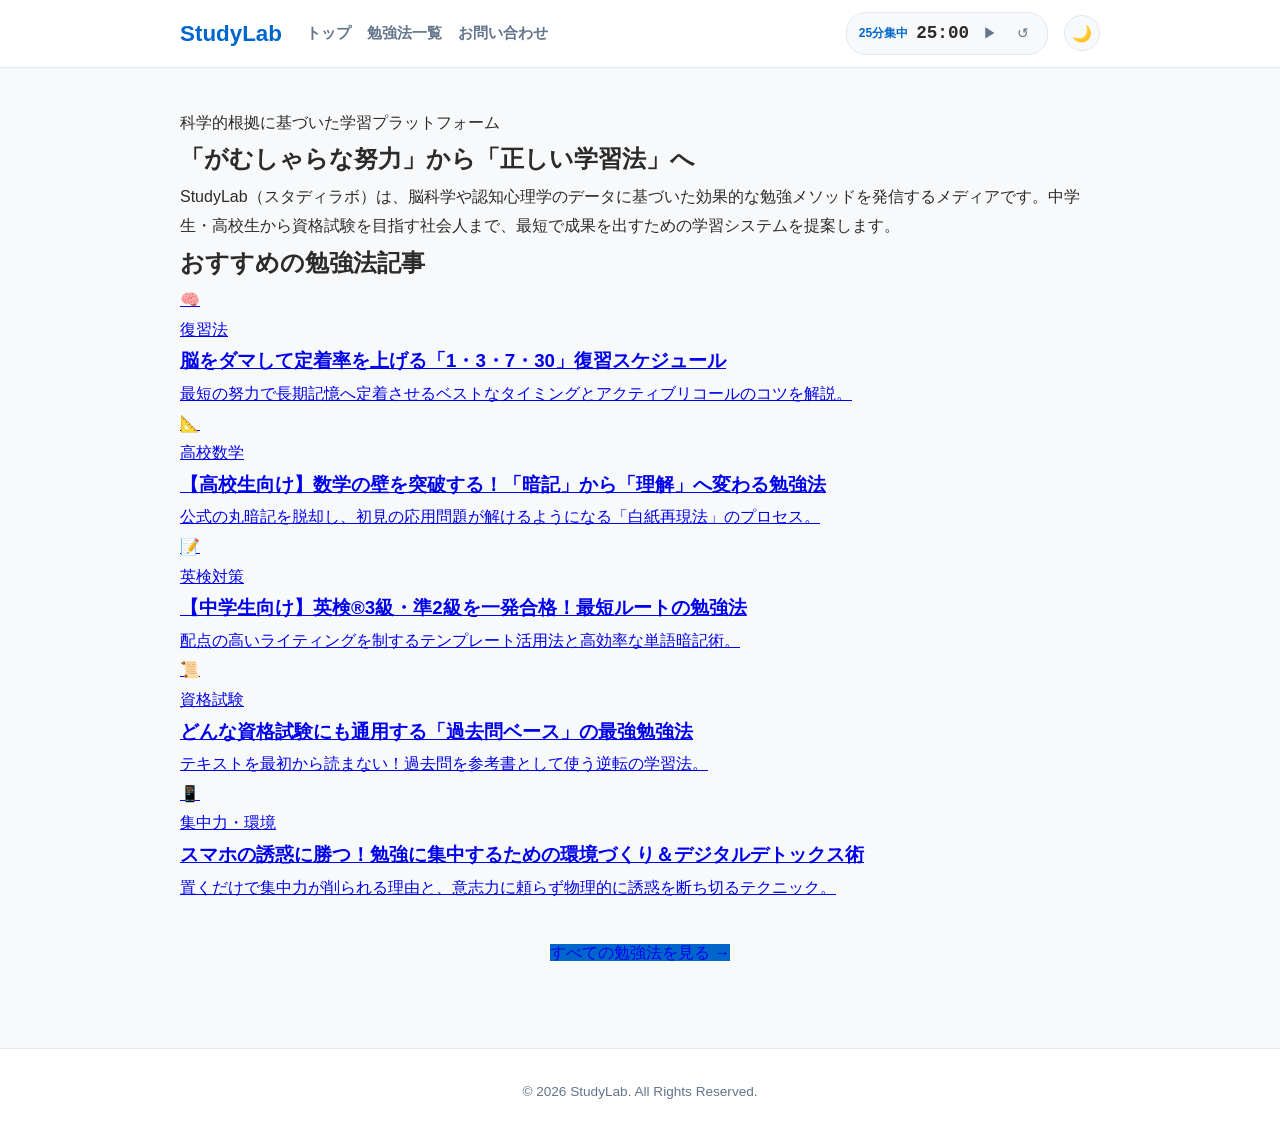
<file: index.html>
<!DOCTYPE html>
<html lang="ja">
<head>
  <meta charset="UTF-8">
  <meta name="viewport" content="width=device-width, initial-scale=1.0">
  <title>StudyLab | 科学的アプローチで学ぶ勉強法ポータル</title>
  <link rel="stylesheet" href="style.css">
</head>
<body>
  <div id="progress-bar"></div>

  <!-- ヘッダー（タイマー & ダークモード切替） -->
  <header class="site-header">
    <div class="container header-container">
      <div class="header-left">
        <a href="index.html" class="logo">StudyLab</a>
        <nav class="nav-menu">
          <ul>
            <li><a href="index.html">トップ</a></li>
            <li><a href="articles/list.html">勉強法一覧</a></li>
            <li><a href="#" onclick="alert('お問い合わせページ（準備中）'); return false;">お問い合わせ</a></li>
          </ul>
        </nav>
      </div>

      <div class="header-tools">
        <!-- ヘッダー内ポモドーロタイマー -->
        <div class="header-timer">
          <span id="timer-status-badge" class="timer-badge">25分集中</span>
          <span id="timer-display" class="timer-digits">25:00</span>
          <button id="timer-start-btn" class="timer-btn primary">▶</button>
          <button id="timer-reset-btn" class="timer-btn secondary">↺</button>
        </div>
        <!-- ダークモード切替ボタン -->
        <button id="theme-toggle" class="theme-toggle-btn" aria-label="テーマ切り替え">🌙</button>
      </div>
    </div>
  </header>

  <!-- メインコンテンツ -->
  <main class="main-content">
    <div class="container">
      
      <!-- サイト紹介ヒーローセクション -->
      <section class="hero-section">
        <span class="category">科学的根拠に基づいた学習プラットフォーム</span>
        <h1 class="hero-title">「がむしゃらな努力」から「正しい学習法」へ</h1>
        <p class="hero-description">
          StudyLab（スタディラボ）は、脳科学や認知心理学のデータに基づいた効果的な勉強メソッドを発信するメディアです。中学生・高校生から資格試験を目指す社会人まで、最短で成果を出すための学習システムを提案します。
        </p>
      </section>

      <!-- おすすめ記事セクション（1行2列 ＆ アイキャッチ付き） -->
      <section class="featured-section">
        <h2 class="section-heading">おすすめの勉強法記事</h2>
        
        <div class="related-grid">
          
          <a href="articles/post1.html" class="related-card">
            <div class="card-thumbnail thumb-blue">🧠</div>
            <div class="card-content">
              <div class="related-tag">復習法</div>
              <h3 class="related-card-title">脳をダマして定着率を上げる「1・3・7・30」復習スケジュール</h3>
              <p class="related-card-snippet">最短の努力で長期記憶へ定着させるベストなタイミングとアクティブリコールのコツを解説。</p>
            </div>
          </a>

          <a href="articles/post2.html" class="related-card">
            <div class="card-thumbnail thumb-green">📐</div>
            <div class="card-content">
              <div class="related-tag">高校数学</div>
              <h3 class="related-card-title">【高校生向け】数学の壁を突破する！「暗記」から「理解」へ変わる勉強法</h3>
              <p class="related-card-snippet">公式の丸暗記を脱却し、初見の応用問題が解けるようになる「白紙再現法」のプロセス。</p>
            </div>
          </a>

          <a href="articles/post3.html" class="related-card">
            <div class="card-thumbnail thumb-purple">📝</div>
            <div class="card-content">
              <div class="related-tag">英検対策</div>
              <h3 class="related-card-title">【中学生向け】英検®3級・準2級を一発合格！最短ルートの勉強法</h3>
              <p class="related-card-snippet">配点の高いライティングを制するテンプレート活用法と高効率な単語暗記術。</p>
            </div>
          </a>

          <a href="articles/post4.html" class="related-card">
            <div class="card-thumbnail thumb-orange">📜</div>
            <div class="card-content">
              <div class="related-tag">資格試験</div>
              <h3 class="related-card-title">どんな資格試験にも通用する「過去問ベース」の最強勉強法</h3>
              <p class="related-card-snippet">テキストを最初から読まない！過去問を参考書として使う逆転の学習法。</p>
            </div>
          </a>

          <a href="articles/post5.html" class="related-card">
            <div class="card-thumbnail thumb-red">📱</div>
            <div class="card-content">
              <div class="related-tag">集中力・環境</div>
              <h3 class="related-card-title">スマホの誘惑に勝つ！勉強に集中するための環境づくり＆デジタルデトックス術</h3>
              <p class="related-card-snippet">置くだけで集中力が削られる理由と、意志力に頼らず物理的に誘惑を断ち切るテクニック。</p>
            </div>
          </a>

        </div>

        <div style="text-align: center; margin-top: 36px;">
          <a href="articles/list.html" class="sns-btn" style="background-color: #0066cc; text-decoration: none;">すべての勉強法を見る →</a>
        </div>
      </section>

    </div>
  </main>

  <footer class="site-footer">
    <p>&copy; 2026 StudyLab. All Rights Reserved.</p>
  </footer>

  <script src="script.js"></script>
</body>
</html>
</file>
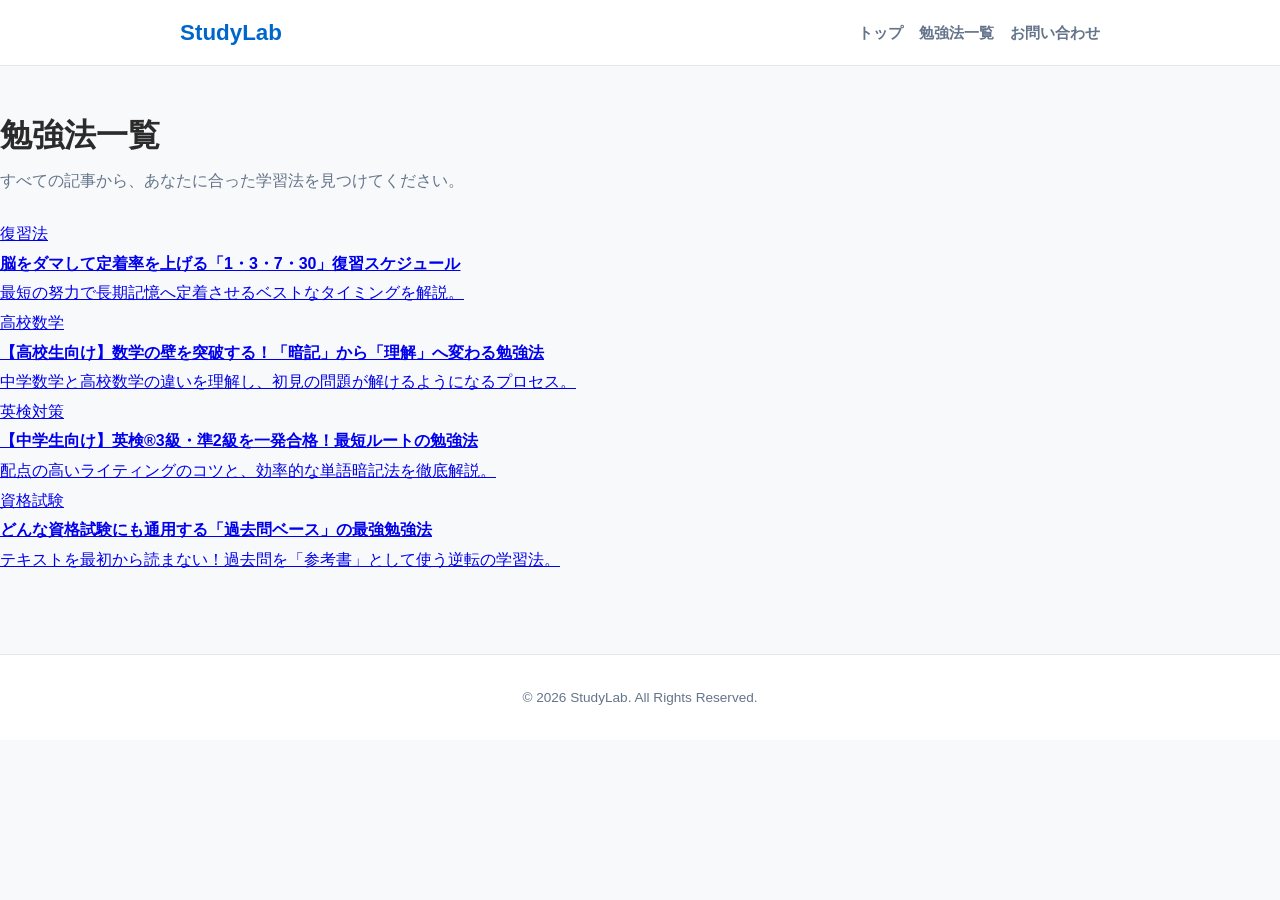
<file: list.html>
<!DOCTYPE html>
<html lang="ja">
<head>
  <meta charset="UTF-8">
  <meta name="viewport" content="width=device-width, initial-scale=1.0">
  <title>勉強法一覧 | StudyLab</title>
  <link rel="stylesheet" href="style.css">
</head>
<body>
  <div id="progress-bar"></div>

  <header class="site-header">
    <div class="container header-container">
      <a href="index.html" class="logo">StudyLab</a>
      <nav class="nav-menu">
        <ul>
          <li><a href="index.html">トップ</a></li>
          <!-- リンク先を list.html に変更 -->
          <li><a href="list.html">勉強法一覧</a></li>
          <li><a href="#" onclick="alert('お問い合わせページ（準備中）'); return false;">お問い合わせ</a></li>
        </ul>
      </nav>
    </div>
  </header>

  <main class="main-content">
    <div class="article-container">
      <header class="article-header">
        <h1 class="article-title">勉強法一覧</h1>
        <p style="color: #64748b; margin-bottom: 24px;">すべての記事から、あなたに合った学習法を見つけてください。</p>
      </header>

      <!-- 記事カードを並べる枠 -->
      <section class="related-posts" style="margin-top: 0; padding-top: 0; border-top: none;">
        <div class="related-grid">
          
          <a href="post1.html" class="related-card">
            <div class="related-tag">復習法</div>
            <h4 class="related-card-title">脳をダマして定着率を上げる「1・3・7・30」復習スケジュール</h4>
            <p class="related-card-snippet">最短の努力で長期記憶へ定着させるベストなタイミングを解説。</p>
          </a>

          <a href="post2.html" class="related-card">
            <div class="related-tag">高校数学</div>
            <h4 class="related-card-title">【高校生向け】数学の壁を突破する！「暗記」から「理解」へ変わる勉強法</h4>
            <p class="related-card-snippet">中学数学と高校数学の違いを理解し、初見の問題が解けるようになるプロセス。</p>
          </a>

          <a href="post3.html" class="related-card">
            <div class="related-tag">英検対策</div>
            <h4 class="related-card-title">【中学生向け】英検®3級・準2級を一発合格！最短ルートの勉強法</h4>
            <p class="related-card-snippet">配点の高いライティングのコツと、効率的な単語暗記法を徹底解説。</p>
          </a>

          <a href="post4.html" class="related-card">
            <div class="related-tag">資格試験</div>
            <h4 class="related-card-title">どんな資格試験にも通用する「過去問ベース」の最強勉強法</h4>
            <p class="related-card-snippet">テキストを最初から読まない！過去問を「参考書」として使う逆転の学習法。</p>
          </a>

        </div>
      </section>
    </div>
  </main>

  <footer class="site-footer">
    <p>&copy; 2026 StudyLab. All Rights Reserved.</p>
  </footer>

  <script>
    window.addEventListener('scroll', function() {
      const winScroll = document.body.scrollTop || document.documentElement.scrollTop;
      const height = document.documentElement.scrollHeight - document.documentElement.clientHeight;
      const scrolled = (winScroll / height) * 100;
      document.getElementById('progress-bar').style.width = scrolled + '%';
    });
  </script>
</body>
</html>
</file>
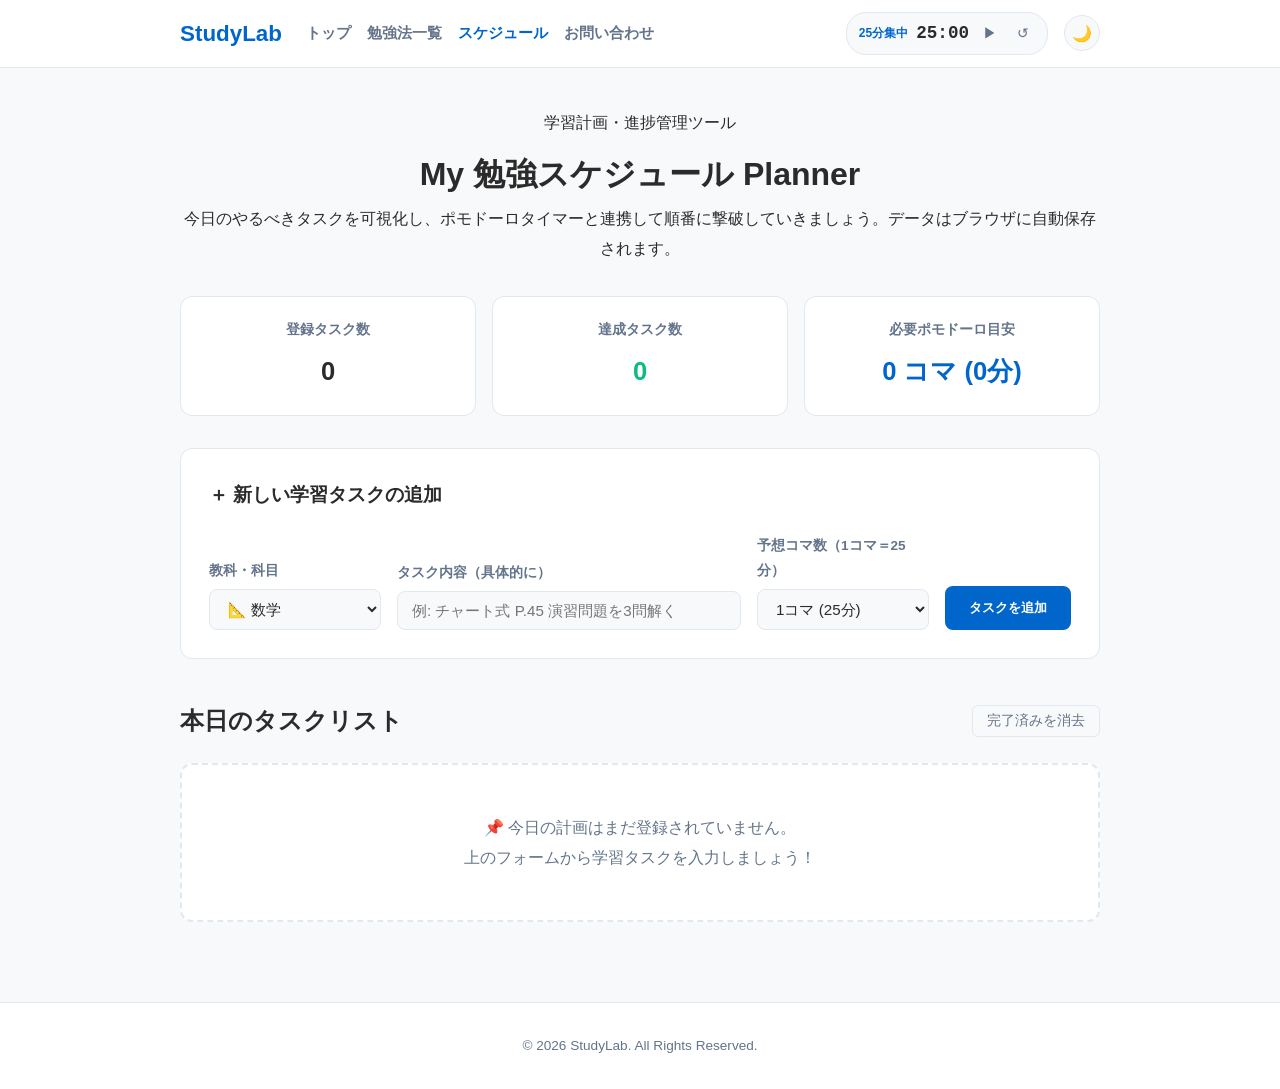
<file: schedule.html>
<!DOCTYPE html>
<html lang="ja">
<head>
  <meta charset="UTF-8">
  <meta name="viewport" content="width=device-width, initial-scale=1.0">
  <title>勉強スケジュール作成・管理 | StudyLab</title>
  <link rel="stylesheet" href="style.css">
</head>
<body>
  <div id="progress-bar"></div>

  <!-- ヘッダー -->
  <header class="site-header">
    <div class="container header-container">
      <div class="header-left">
        <a href="index.html" class="logo">StudyLab</a>
        <nav class="nav-menu">
          <ul>
            <li><a href="index.html">トップ</a></li>
            <li><a href="articles/list.html">勉強法一覧</a></li>
            <li><a href="schedule.html" class="active">スケジュール</a></li>
            <li><a href="#" onclick="alert('お問い合わせページ（準備中）'); return false;">お問い合わせ</a></li>
          </ul>
        </nav>
      </div>

      <div class="header-tools">
        <!-- ヘッダータイマー -->
        <div class="header-timer">
          <span id="timer-status-badge" class="timer-badge">25分集中</span>
          <span id="timer-display" class="timer-digits">25:00</span>
          <button id="timer-start-btn" class="timer-btn primary">▶</button>
          <button id="timer-reset-btn" class="timer-btn secondary">↺</button>
        </div>
        <!-- ナイトモード切替 -->
        <button id="theme-toggle" class="theme-toggle-btn" aria-label="テーマ切り替え">🌙</button>
      </div>
    </div>
  </header>

  <!-- メインコンテンツ -->
  <main class="main-content">
    <div class="container">
      
      <!-- ページ見出し -->
      <header class="schedule-page-header">
        <span class="category">学習計画・進捗管理ツール</span>
        <h1 class="hero-title" style="font-size: 2rem; margin-top: 8px;">My 勉強スケジュール Planner</h1>
        <p class="hero-description">
          今日のやるべきタスクを可視化し、ポモドーロタイマーと連携して順番に撃破していきましょう。データはブラウザに自動保存されます。
        </p>
      </header>

      <!-- サマリーダッシュボード -->
      <section class="dashboard-grid">
        <div class="dash-card">
          <span class="dash-label">登録タスク数</span>
          <span id="dash-total-count" class="dash-value">0</span>
        </div>
        <div class="dash-card">
          <span class="dash-label">達成タスク数</span>
          <span id="dash-completed-count" class="dash-value text-green">0</span>
        </div>
        <div class="dash-card">
          <span class="dash-label">必要ポモドーロ目安</span>
          <span id="dash-total-pomo" class="dash-value text-blue">0 コマ (0分)</span>
        </div>
      </section>

      <!-- タスク追加フォーム -->
      <section class="schedule-form-card">
        <h2 class="form-card-title">＋ 新しい学習タスクの追加</h2>
        <form id="schedule-form" class="schedule-form">
          <div class="form-group">
            <label for="task-subject">教科・科目</label>
            <select id="task-subject" required>
              <option value="数学">📐 数学</option>
              <option value="英語">📝 英語</option>
              <option value="国語">📖 国語</option>
              <option value="理科">🧪 理科</option>
              <option value="社会">🌍 社会</option>
              <option value="情報・プログラミング">💻 情報/コード</option>
              <option value="その他">💡 その他</option>
            </select>
          </div>

          <div class="form-group flex-2">
            <label for="task-title">タスク内容（具体的に）</label>
            <input type="text" id="task-title" placeholder="例: チャート式 P.45 演習問題を3問解く" required>
          </div>

          <div class="form-group">
            <label for="task-pomo">予想コマ数（1コマ＝25分）</label>
            <select id="task-pomo">
              <option value="1">1コマ (25分)</option>
              <option value="2">2コマ (50分)</option>
              <option value="3">3コマ (75分)</option>
              <option value="4">4コマ (100分)</option>
            </select>
          </div>

          <button type="submit" class="add-task-btn">タスクを追加</button>
        </form>
      </section>

      <!-- スケジュールタスク一覧 -->
      <section class="schedule-list-section">
        <div class="schedule-header-actions">
          <h2 class="section-heading" style="margin-bottom: 0;">本日のタスクリスト</h2>
          <button id="clear-completed-btn" class="clear-btn">完了済みを消去</button>
        </div>

        <div id="schedule-list" class="schedule-list">
          <!-- JavaScriptにより動的に挿入されます -->
        </div>
      </section>

    </div>
  </main>

  <footer class="site-footer">
    <p>&copy; 2026 StudyLab. All Rights Reserved.</p>
  </footer>

  <script src="script.js"></script>
</body>
</html>
</file>
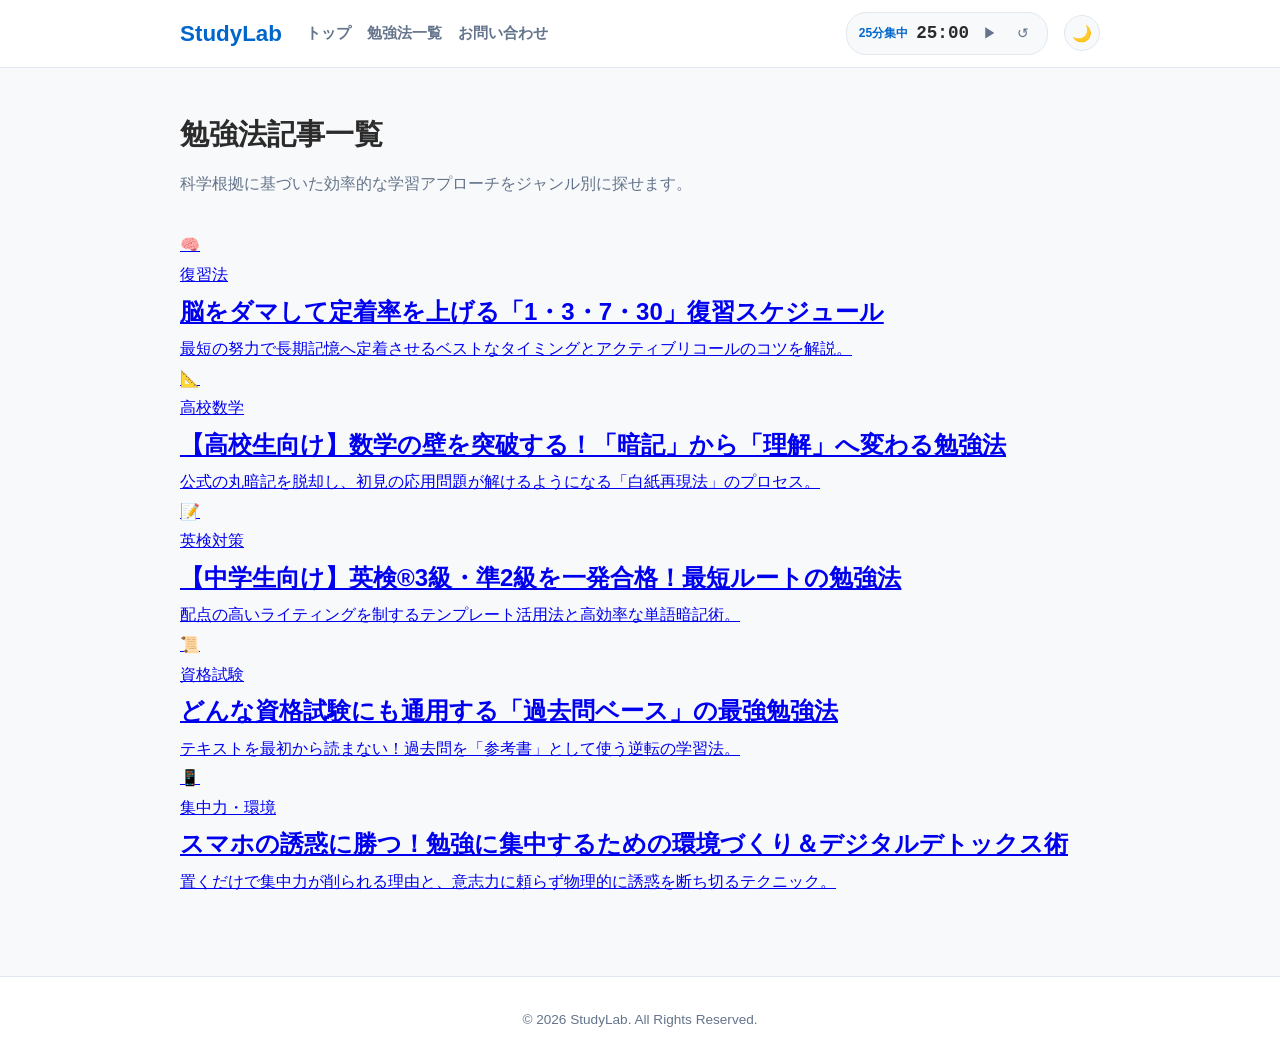
<file: articles/list.html>
<!DOCTYPE html>
<html lang="ja">
<head>
  <meta charset="UTF-8">
  <meta name="viewport" content="width=device-width, initial-scale=1.0">
  <title>記事一覧 | StudyLab</title>
  <link rel="stylesheet" href="../style.css">
</head>
<body>
  <div id="progress-bar"></div>

  <!-- ヘッダー -->
  <header class="site-header">
    <div class="container header-container">
      <div class="header-left">
        <a href="../index.html" class="logo">StudyLab</a>
        <nav class="nav-menu">
          <ul>
            <li><a href="../index.html">トップ</a></li>
            <li><a href="list.html">勉強法一覧</a></li>
            <li><a href="#" onclick="alert('お問い合わせページ（準備中）'); return false;">お問い合わせ</a></li>
          </ul>
        </nav>
      </div>

      <div class="header-tools">
        <div class="header-timer">
          <span id="timer-status-badge" class="timer-badge">25分集中</span>
          <span id="timer-display" class="timer-digits">25:00</span>
          <button id="timer-start-btn" class="timer-btn primary">▶</button>
          <button id="timer-reset-btn" class="timer-btn secondary">↺</button>
        </div>
        <button id="theme-toggle" class="theme-toggle-btn" aria-label="テーマ切り替え">🌙</button>
      </div>
    </div>
  </header>

  <!-- メインコンテンツ -->
  <main class="main-content">
    <div class="container">
      
      <header style="margin-bottom: 32px;">
        <h1 class="section-heading" style="font-size: 1.8rem; margin-bottom: 8px;">勉強法記事一覧</h1>
        <p style="color: var(--text-sub);">科学根拠に基づいた効率的な学習アプローチをジャンル別に探せます。</p>
      </header>

      <section class="related-posts" style="margin-top: 0; padding-top: 0; border-top: none;">
        <div class="related-grid">
          
          <a href="post1.html" class="related-card">
            <div class="card-thumbnail thumb-blue">🧠</div>
            <div class="card-content">
              <div class="related-tag">復習法</div>
              <h2 class="related-card-title">脳をダマして定着率を上げる「1・3・7・30」復習スケジュール</h2>
              <p class="related-card-snippet">最短の努力で長期記憶へ定着させるベストなタイミングとアクティブリコールのコツを解説。</p>
            </div>
          </a>

          <a href="post2.html" class="related-card">
            <div class="card-thumbnail thumb-green">📐</div>
            <div class="card-content">
              <div class="related-tag">高校数学</div>
              <h2 class="related-card-title">【高校生向け】数学の壁を突破する！「暗記」から「理解」へ変わる勉強法</h2>
              <p class="related-card-snippet">公式の丸暗記を脱却し、初見の応用問題が解けるようになる「白紙再現法」のプロセス。</p>
            </div>
          </a>

          <a href="post3.html" class="related-card">
            <div class="card-thumbnail thumb-purple">📝</div>
            <div class="card-content">
              <div class="related-tag">英検対策</div>
              <h2 class="related-card-title">【中学生向け】英検®3級・準2級を一発合格！最短ルートの勉強法</h2>
              <p class="related-card-snippet">配点の高いライティングを制するテンプレート活用法と高効率な単語暗記術。</p>
            </div>
          </a>

          <a href="post4.html" class="related-card">
            <div class="card-thumbnail thumb-orange">📜</div>
            <div class="card-content">
              <div class="related-tag">資格試験</div>
              <h2 class="related-card-title">どんな資格試験にも通用する「過去問ベース」の最強勉強法</h2>
              <p class="related-card-snippet">テキストを最初から読まない！過去問を「参考書」として使う逆転の学習法。</p>
            </div>
          </a>

          <a href="post5.html" class="related-card">
            <div class="card-thumbnail thumb-red">📱</div>
            <div class="card-content">
              <div class="related-tag">集中力・環境</div>
              <h2 class="related-card-title">スマホの誘惑に勝つ！勉強に集中するための環境づくり＆デジタルデトックス術</h2>
              <p class="related-card-snippet">置くだけで集中力が削られる理由と、意志力に頼らず物理的に誘惑を断ち切るテクニック。</p>
            </div>
          </a>

        </div>
      </section>

    </div>
  </main>

  <footer class="site-footer">
    <p>&copy; 2026 StudyLab. All Rights Reserved.</p>
  </footer>

  <script src="../script.js"></script>
</body>
</html>
</file>
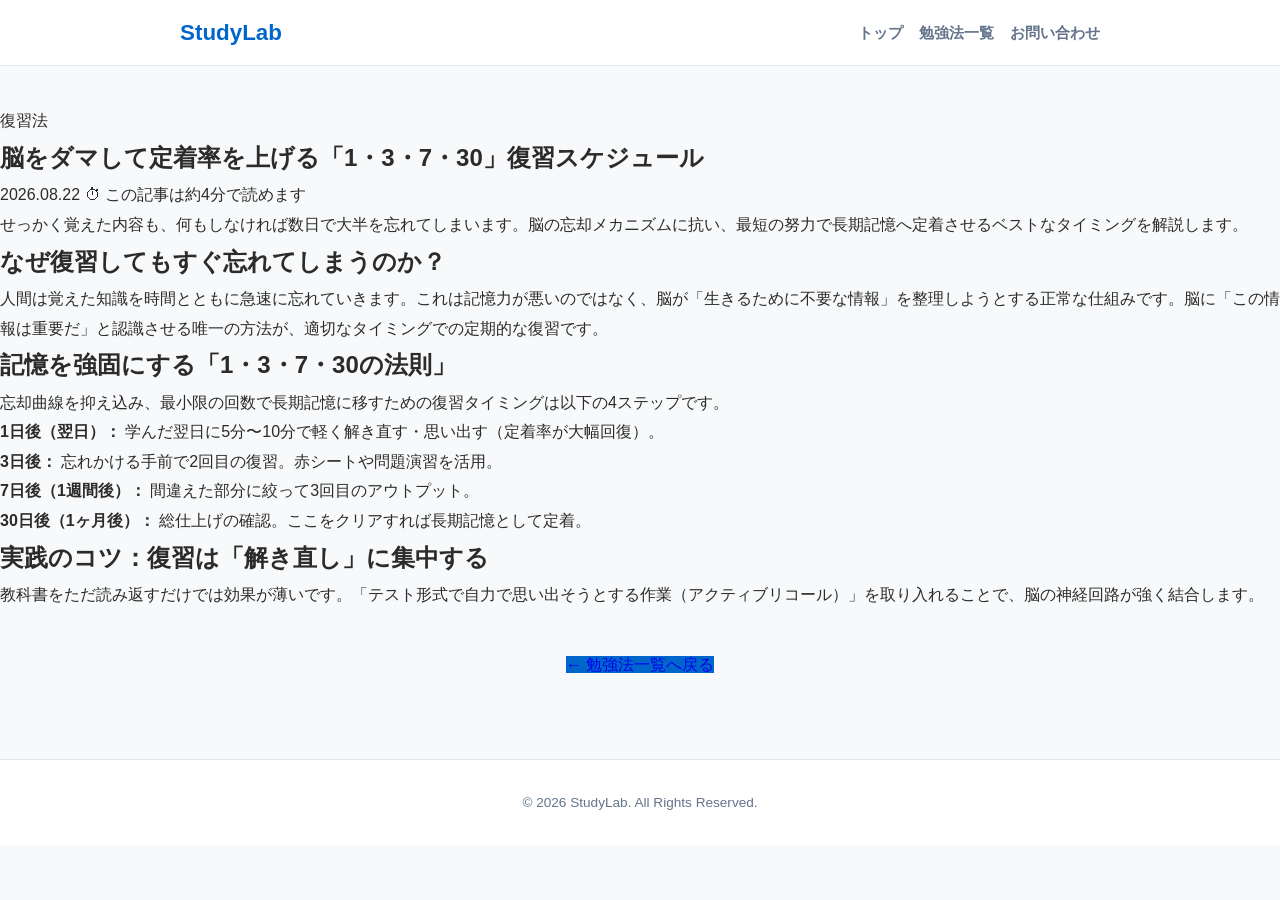
<file: articles/post1.html>
<!DOCTYPE html>
<html lang="ja">
<head>
  <meta charset="UTF-8">
  <meta name="viewport" content="width=device-width, initial-scale=1.0">
  <title>脳をダマして定着率を上げる「1・3・7・30」復習スケジュール | StudyLab</title>
  <link rel="stylesheet" href="../style.css">
</head>
<body>
  <div id="progress-bar"></div>

  <header class="site-header">
    <div class="container header-container">
      <a href="../index.html" class="logo">StudyLab</a>
      <nav class="nav-menu">
        <ul>
          <li><a href="../index.html">トップ</a></li>
          <li><a href="list.html">勉強法一覧</a></li>
          <li><a href="#" onclick="alert('お問い合わせページ（準備中）'); return false;">お問い合わせ</a></li>
        </ul>
      </nav>
    </div>
  </header>

  <main class="main-content">
    <article class="article-container">
      <header class="article-header">
        <span class="category">復習法</span>
        <h1 class="article-title">脳をダマして定着率を上げる「1・3・7・30」復習スケジュール</h1>
        <div class="meta-info">
          <time datetime="2026-08-22">2026.08.22</time>
          <span class="read-time">⏱ この記事は約4分で読めます</span>
        </div>
      </header>

      <div class="lead-box">
        <p>せっかく覚えた内容も、何もしなければ数日で大半を忘れてしまいます。脳の忘却メカニズムに抗い、最短の努力で長期記憶へ定着させるベストなタイミングを解説します。</p>
      </div>

      <div class="article-body">
        <h2>なぜ復習してもすぐ忘れてしまうのか？</h2>
        <p>人間は覚えた知識を時間とともに急速に忘れていきます。これは記憶力が悪いのではなく、脳が「生きるために不要な情報」を整理しようとする正常な仕組みです。脳に「この情報は重要だ」と認識させる唯一の方法が、適切なタイミングでの定期的な復習です。</p>

        <h2>記憶を強固にする「1・3・7・30の法則」</h2>
        <p>忘却曲線を抑え込み、最小限の回数で長期記憶に移すための復習タイミングは以下の4ステップです。</p>
        
        <div class="summary-box">
          <ul>
            <li><strong>1日後（翌日）：</strong> 学んだ翌日に5分〜10分で軽く解き直す・思い出す（定着率が大幅回復）。</li>
            <li><strong>3日後：</strong> 忘れかける手前で2回目の復習。赤シートや問題演習を活用。</li>
            <li><strong>7日後（1週間後）：</strong> 間違えた部分に絞って3回目のアウトプット。</li>
            <li><strong>30日後（1ヶ月後）：</strong> 総仕上げの確認。ここをクリアすれば長期記憶として定着。</li>
          </ul>
        </div>

        <h2>実践のコツ：復習は「解き直し」に集中する</h2>
        <p>教科書をただ読み返すだけでは効果が薄いです。「テスト形式で自力で思い出そうとする作業（アクティブリコール）」を取り入れることで、脳の神経回路が強く結合します。</p>
      </div>

      <div style="margin-top: 40px; text-align: center;">
        <a href="list.html" class="sns-btn" style="background-color: #0066cc; text-decoration: none;">← 勉強法一覧へ戻る</a>
      </div>
    </article>
  </main>

  <footer class="site-footer">
    <p>&copy; 2026 StudyLab. All Rights Reserved.</p>
  </footer>

  <script src="../script.js"></script>
</body>
</html>
</file>
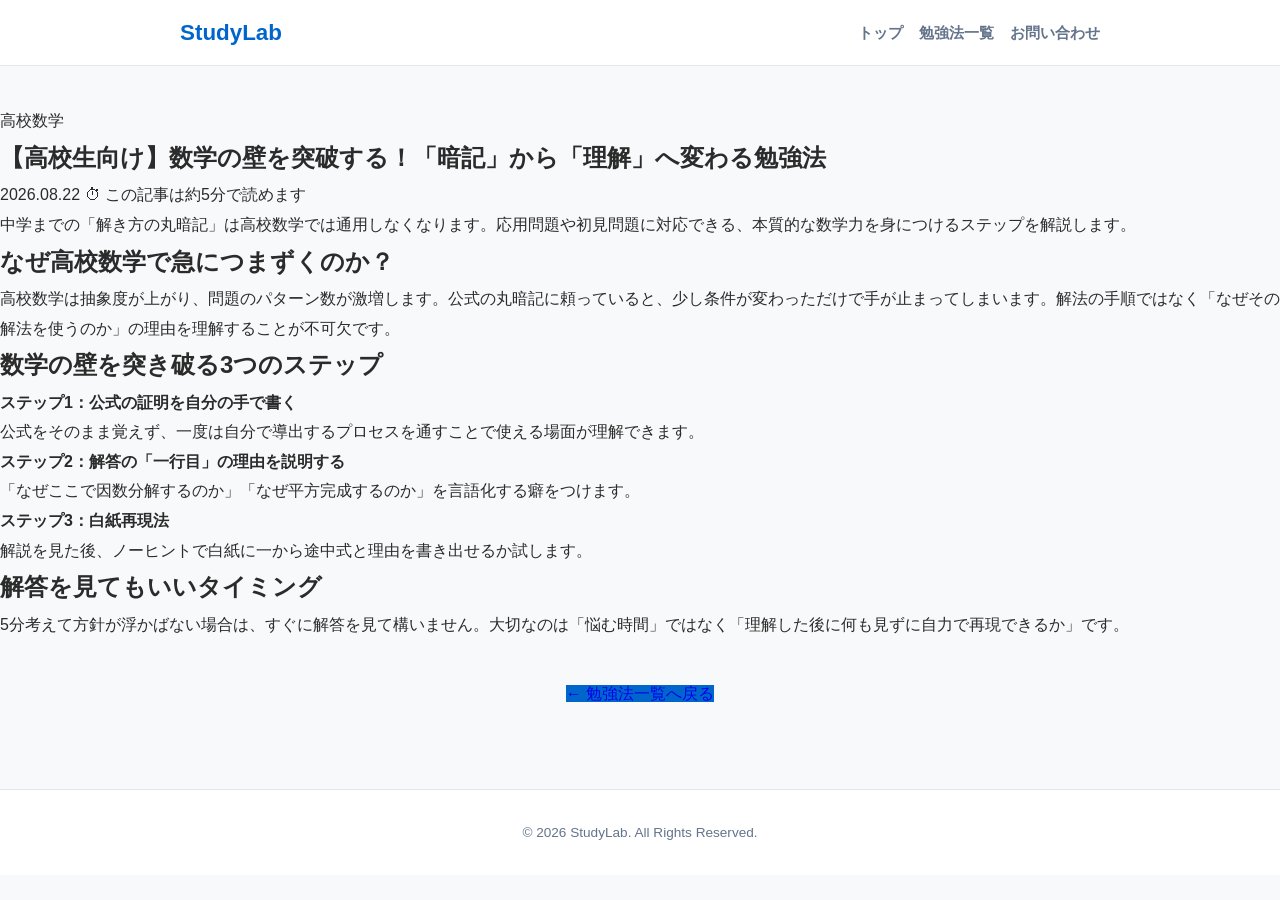
<file: articles/post2.html>
<!DOCTYPE html>
<html lang="ja">
<head>
  <meta charset="UTF-8">
  <meta name="viewport" content="width=device-width, initial-scale=1.0">
  <title>【高校生向け】数学の壁を突破する！「暗記」から「理解」へ変わる勉強法 | StudyLab</title>
  <link rel="stylesheet" href="../style.css">
</head>
<body>
  <div id="progress-bar"></div>

  <header class="site-header">
    <div class="container header-container">
      <a href="../index.html" class="logo">StudyLab</a>
      <nav class="nav-menu">
        <ul>
          <li><a href="../index.html">トップ</a></li>
          <li><a href="list.html">勉強法一覧</a></li>
          <li><a href="#" onclick="alert('お問い合わせページ（準備中）'); return false;">お問い合わせ</a></li>
        </ul>
      </nav>
    </div>
  </header>

  <main class="main-content">
    <article class="article-container">
      <header class="article-header">
        <span class="category">高校数学</span>
        <h1 class="article-title">【高校生向け】数学の壁を突破する！「暗記」から「理解」へ変わる勉強法</h1>
        <div class="meta-info">
          <time datetime="2026-08-22">2026.08.22</time>
          <span class="read-time">⏱ この記事は約5分で読めます</span>
        </div>
      </header>

      <div class="lead-box">
        <p>中学までの「解き方の丸暗記」は高校数学では通用しなくなります。応用問題や初見問題に対応できる、本質的な数学力を身につけるステップを解説します。</p>
      </div>

      <div class="article-body">
        <h2>なぜ高校数学で急につまずくのか？</h2>
        <p>高校数学は抽象度が上がり、問題のパターン数が激増します。公式の丸暗記に頼っていると、少し条件が変わっただけで手が止まってしまいます。解法の手順ではなく「なぜその解法を使うのか」の理由を理解することが不可欠です。</p>

        <h2>数学の壁を突き破る3つのステップ</h2>
        <div class="summary-box">
          <ul>
            <li><strong>ステップ1：公式の証明を自分の手で書く</strong><br>公式をそのまま覚えず、一度は自分で導出するプロセスを通すことで使える場面が理解できます。</li>
            <li><strong>ステップ2：解答の「一行目」の理由を説明する</strong><br>「なぜここで因数分解するのか」「なぜ平方完成するのか」を言語化する癖をつけます。</li>
            <li><strong>ステップ3：白紙再現法</strong><br>解説を見た後、ノーヒントで白紙に一から途中式と理由を書き出せるか試します。</li>
          </ul>
        </div>

        <h2>解答を見てもいいタイミング</h2>
        <p>5分考えて方針が浮かばない場合は、すぐに解答を見て構いません。大切なのは「悩む時間」ではなく「理解した後に何も見ずに自力で再現できるか」です。</p>
      </div>

      <div style="margin-top: 40px; text-align: center;">
        <a href="list.html" class="sns-btn" style="background-color: #0066cc; text-decoration: none;">← 勉強法一覧へ戻る</a>
      </div>
    </article>
  </main>

  <footer class="site-footer">
    <p>&copy; 2026 StudyLab. All Rights Reserved.</p>
  </footer>

  <script src="../script.js"></script>
</body>
</html>
</file>
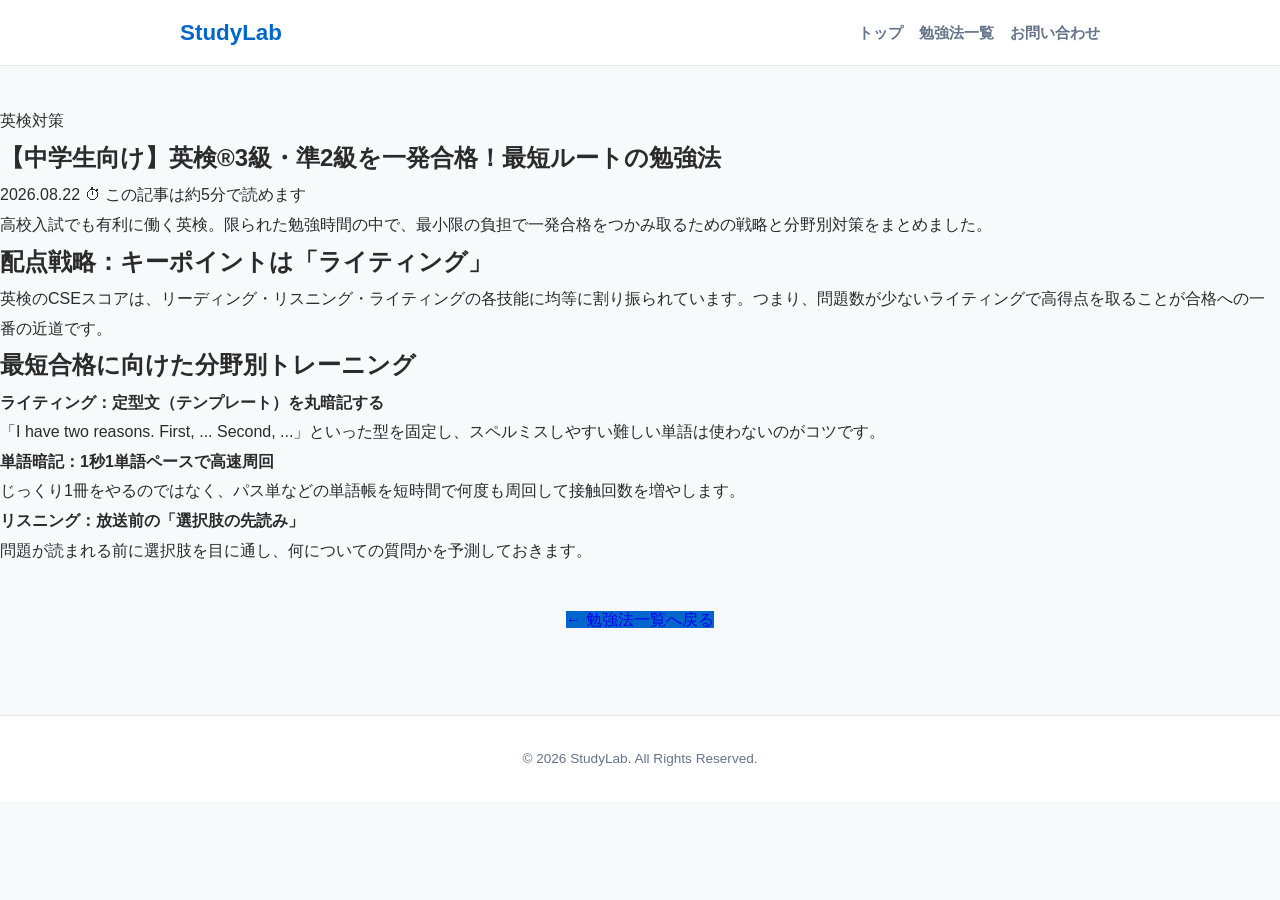
<file: articles/post3.html>
<!DOCTYPE html>
<html lang="ja">
<head>
  <meta charset="UTF-8">
  <meta name="viewport" content="width=device-width, initial-scale=1.0">
  <title>【中学生向け】英検®3級・準2級を一発合格！最短ルートの勉強法 | StudyLab</title>
  <link rel="stylesheet" href="../style.css">
</head>
<body>
  <div id="progress-bar"></div>

  <header class="site-header">
    <div class="container header-container">
      <a href="../index.html" class="logo">StudyLab</a>
      <nav class="nav-menu">
        <ul>
          <li><a href="../index.html">トップ</a></li>
          <li><a href="list.html">勉強法一覧</a></li>
          <li><a href="#" onclick="alert('お問い合わせページ（準備中）'); return false;">お問い合わせ</a></li>
        </ul>
      </nav>
    </div>
  </header>

  <main class="main-content">
    <article class="article-container">
      <header class="article-header">
        <span class="category">英検対策</span>
        <h1 class="article-title">【中学生向け】英検®3級・準2級を一発合格！最短ルートの勉強法</h1>
        <div class="meta-info">
          <time datetime="2026-08-22">2026.08.22</time>
          <span class="read-time">⏱ この記事は約5分で読めます</span>
        </div>
      </header>

      <div class="lead-box">
        <p>高校入試でも有利に働く英検。限られた勉強時間の中で、最小限の負担で一発合格をつかみ取るための戦略と分野別対策をまとめました。</p>
      </div>

      <div class="article-body">
        <h2>配点戦略：キーポイントは「ライティング」</h2>
        <p>英検のCSEスコアは、リーディング・リスニング・ライティングの各技能に均等に割り振られています。つまり、問題数が少ないライティングで高得点を取ることが合格への一番の近道です。</p>

        <h2>最短合格に向けた分野別トレーニング</h2>
        <div class="summary-box">
          <ul>
            <li><strong>ライティング：定型文（テンプレート）を丸暗記する</strong><br>「I have two reasons. First, ... Second, ...」といった型を固定し、スペルミスしやすい難しい単語は使わないのがコツです。</li>
            <li><strong>単語暗記：1秒1単語ペースで高速周回</strong><br>じっくり1冊をやるのではなく、パス単などの単語帳を短時間で何度も周回して接触回数を増やします。</li>
            <li><strong>リスニング：放送前の「選択肢の先読み」</strong><br>問題が読まれる前に選択肢を目に通し、何についての質問かを予測しておきます。</li>
          </ul>
        </div>
      </div>

      <div style="margin-top: 40px; text-align: center;">
        <a href="list.html" class="sns-btn" style="background-color: #0066cc; text-decoration: none;">← 勉強法一覧へ戻る</a>
      </div>
    </article>
  </main>

  <footer class="site-footer">
    <p>&copy; 2026 StudyLab. All Rights Reserved.</p>
  </footer>

  <script src="../script.js"></script>
</body>
</html>
</file>
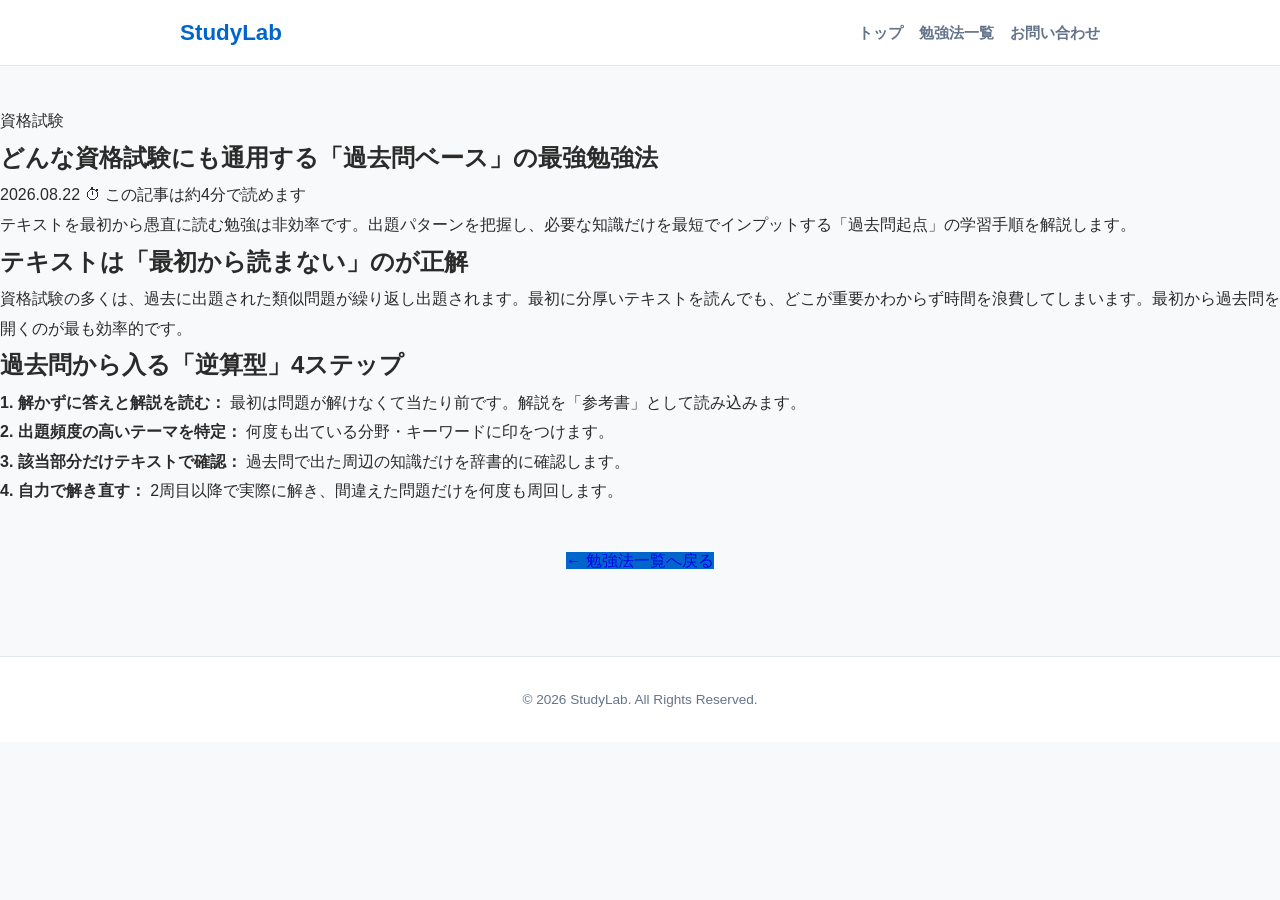
<file: articles/post4.html>
<!DOCTYPE html>
<html lang="ja">
<head>
  <meta charset="UTF-8">
  <meta name="viewport" content="width=device-width, initial-scale=1.0">
  <title>どんな資格試験にも通用する「過去問ベース」の最強勉強法 | StudyLab</title>
  <link rel="stylesheet" href="../style.css">
</head>
<body>
  <div id="progress-bar"></div>

  <header class="site-header">
    <div class="container header-container">
      <a href="../index.html" class="logo">StudyLab</a>
      <nav class="nav-menu">
        <ul>
          <li><a href="../index.html">トップ</a></li>
          <li><a href="list.html">勉強法一覧</a></li>
          <li><a href="#" onclick="alert('お問い合わせページ（準備中）'); return false;">お問い合わせ</a></li>
        </ul>
      </nav>
    </div>
  </header>

  <main class="main-content">
    <article class="article-container">
      <header class="article-header">
        <span class="category">資格試験</span>
        <h1 class="article-title">どんな資格試験にも通用する「過去問ベース」の最強勉強法</h1>
        <div class="meta-info">
          <time datetime="2026-08-22">2026.08.22</time>
          <span class="read-time">⏱ この記事は約4分で読めます</span>
        </div>
      </header>

      <div class="lead-box">
        <p>テキストを最初から愚直に読む勉強は非効率です。出題パターンを把握し、必要な知識だけを最短でインプットする「過去問起点」の学習手順を解説します。</p>
      </div>

      <div class="article-body">
        <h2>テキストは「最初から読まない」のが正解</h2>
        <p>資格試験の多くは、過去に出題された類似問題が繰り返し出題されます。最初に分厚いテキストを読んでも、どこが重要かわからず時間を浪費してしまいます。最初から過去問を開くのが最も効率的です。</p>

        <h2>過去問から入る「逆算型」4ステップ</h2>
        <div class="summary-box">
          <ul>
            <li><strong>1. 解かずに答えと解説を読む：</strong> 最初は問題が解けなくて当たり前です。解説を「参考書」として読み込みます。</li>
            <li><strong>2. 出題頻度の高いテーマを特定：</strong> 何度も出ている分野・キーワードに印をつけます。</li>
            <li><strong>3. 該当部分だけテキストで確認：</strong> 過去問で出た周辺の知識だけを辞書的に確認します。</li>
            <li><strong>4. 自力で解き直す：</strong> 2周目以降で実際に解き、間違えた問題だけを何度も周回します。</li>
          </ul>
        </div>
      </div>

      <div style="margin-top: 40px; text-align: center;">
        <a href="list.html" class="sns-btn" style="background-color: #0066cc; text-decoration: none;">← 勉強法一覧へ戻る</a>
      </div>
    </article>
  </main>

  <footer class="site-footer">
    <p>&copy; 2026 StudyLab. All Rights Reserved.</p>
  </footer>

  <script src="../script.js"></script>
</body>
</html>
</file>
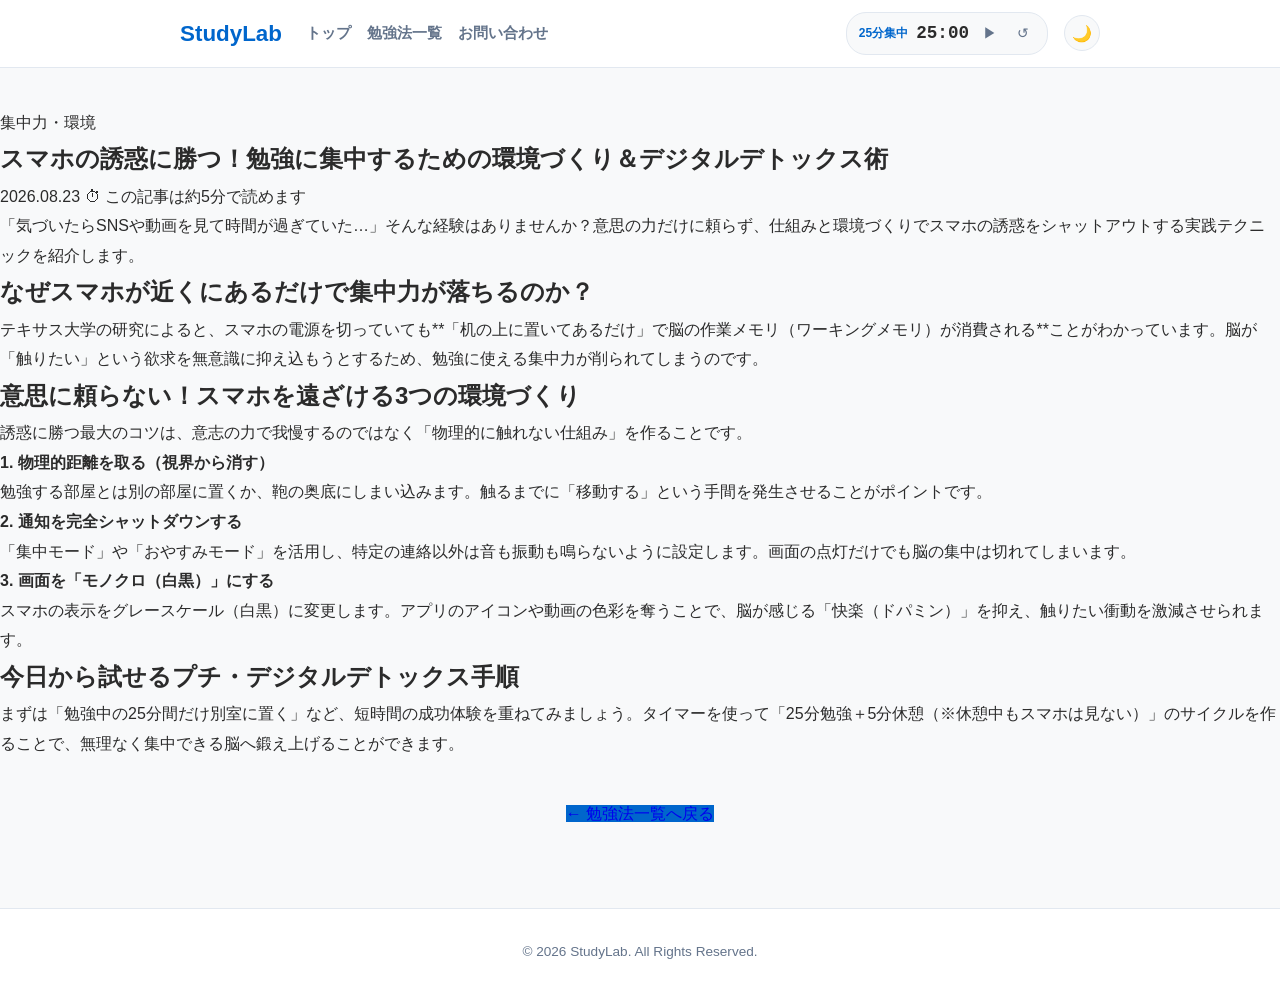
<file: articles/post5.html>
<!DOCTYPE html>
<html lang="ja">
<head>
  <meta charset="UTF-8">
  <meta name="viewport" content="width=device-width, initial-scale=1.0">
  <title>スマホの誘惑に勝つ！勉強に集中するための環境づくり＆デジタルデトックス術 | StudyLab</title>
  <link rel="stylesheet" href="../style.css">
</head>
<body>
  <div id="progress-bar"></div>

  <header class="site-header">
    <div class="container header-container">
      <div class="header-left">
        <a href="../index.html" class="logo">StudyLab</a>
        <nav class="nav-menu">
          <ul>
            <li><a href="../index.html">トップ</a></li>
            <li><a href="list.html">勉強法一覧</a></li>
            <li><a href="#" onclick="alert('お問い合わせページ（準備中）'); return false;">お問い合わせ</a></li>
          </ul>
        </nav>
      </div>

      <div class="header-tools">
        <div class="header-timer">
          <span id="timer-status-badge" class="timer-badge">25分集中</span>
          <span id="timer-display" class="timer-digits">25:00</span>
          <button id="timer-start-btn" class="timer-btn primary">▶</button>
          <button id="timer-reset-btn" class="timer-btn secondary">↺</button>
        </div>
        <button id="theme-toggle" class="theme-toggle-btn" aria-label="テーマ切り替え">🌙</button>
      </div>
    </div>
  </header>

  <main class="main-content">
    <article class="article-container">
      <header class="article-header">
        <span class="category">集中力・環境</span>
        <h1 class="article-title">スマホの誘惑に勝つ！勉強に集中するための環境づくり＆デジタルデトックス術</h1>
        <div class="meta-info">
          <time datetime="2026-08-23">2026.08.23</time>
          <span class="read-time">⏱ この記事は約5分で読めます</span>
        </div>
      </header>

      <div class="lead-box">
        <p>「気づいたらSNSや動画を見て時間が過ぎていた…」そんな経験はありませんか？意思の力だけに頼らず、仕組みと環境づくりでスマホの誘惑をシャットアウトする実践テクニックを紹介します。</p>
      </div>

      <div class="article-body">
        <h2>なぜスマホが近くにあるだけで集中力が落ちるのか？</h2>
        <p>テキサス大学の研究によると、スマホの電源を切っていても**「机の上に置いてあるだけ」で脳の作業メモリ（ワーキングメモリ）が消費される**ことがわかっています。脳が「触りたい」という欲求を無意識に抑え込もうとするため、勉強に使える集中力が削られてしまうのです。</p>

        <h2>意思に頼らない！スマホを遠ざける3つの環境づくり</h2>
        <p>誘惑に勝つ最大のコツは、意志の力で我慢するのではなく「物理的に触れない仕組み」を作ることです。</p>

        <div class="summary-box">
          <ul>
            <li><strong>1. 物理的距離を取る（視界から消す）</strong><br>勉強する部屋とは別の部屋に置くか、鞄の奥底にしまい込みます。触るまでに「移動する」という手間を発生させることがポイントです。</li>
            <li><strong>2. 通知を完全シャットダウンする</strong><br>「集中モード」や「おやすみモード」を活用し、特定の連絡以外は音も振動も鳴らないように設定します。画面の点灯だけでも脳の集中は切れてしまいます。</li>
            <li><strong>3. 画面を「モノクロ（白黒）」にする</strong><br>スマホの表示をグレースケール（白黒）に変更します。アプリのアイコンや動画の色彩を奪うことで、脳が感じる「快楽（ドパミン）」を抑え、触りたい衝動を激減させられます。</li>
          </ul>
        </div>

        <h2>今日から試せるプチ・デジタルデトックス手順</h2>
        <p>まずは「勉強中の25分間だけ別室に置く」など、短時間の成功体験を重ねてみましょう。タイマーを使って「25分勉強＋5分休憩（※休憩中もスマホは見ない）」のサイクルを作ることで、無理なく集中できる脳へ鍛え上げることができます。</p>
      </div>

      <div style="margin-top: 40px; text-align: center;">
        <a href="list.html" class="sns-btn" style="background-color: #0066cc; text-decoration: none;">← 勉強法一覧へ戻る</a>
      </div>
    </article>
  </main>

  <footer class="site-footer">
    <p>&copy; 2026 StudyLab. All Rights Reserved.</p>
  </footer>

  <script src="../script.js"></script>
</body>
</html>
</file>
<file: style.css>
* { box-sizing: border-box; margin: 0; padding: 0; }
html { scroll-behavior: smooth; }

:root {
  --bg-color: #f8f9fa;
  --card-bg: #ffffff;
  --text-color: #2b2b2b;
  --text-sub: #64748b;
  --border-color: #e2e8f0;
  --primary-color: #0066cc;
  --primary-hover: #0052a3;
  --header-bg: #ffffff;
  --box-bg: #f0f7ff;
}

body.dark-mode {
  --bg-color: #0f172a;
  --card-bg: #1e293b;
  --text-color: #f8fafc;
  --text-sub: #94a3b8;
  --border-color: #334155;
  --primary-color: #38bdf8;
  --primary-hover: #0284c7;
  --header-bg: #1e293b;
  --box-bg: #0c4a6e;
}

body {
  font-family: "Helvetica Neue", Arial, sans-serif;
  background-color: var(--bg-color);
  color: var(--text-color);
  line-height: 1.85;
  font-size: 16px;
  transition: background-color 0.3s, color 0.3s;
}

#progress-bar {
  position: fixed; top: 0; left: 0; height: 4px;
  background-color: var(--primary-color); width: 0%; z-index: 9999;
}

/* ヘッダー */
.site-header {
  background-color: var(--header-bg);
  border-bottom: 1px solid var(--border-color);
  padding: 12px 0;
  position: sticky; top: 0; z-index: 1000;
  transition: background-color 0.3s, border-color 0.3s;
}

.container { max-width: 960px; margin: 0 auto; padding: 0 20px; }

.header-container {
  display: flex; justify-content: space-between; align-items: center; flex-wrap: wrap; gap: 12px;
}

.header-left { display: flex; align-items: center; gap: 24px; }
.logo { font-size: 1.4rem; font-weight: 700; color: var(--primary-color); text-decoration: none; }
.nav-menu ul { list-style: none; display: flex; gap: 16px; }
.nav-menu a { text-decoration: none; color: var(--text-sub); font-weight: 600; font-size: 0.95rem; }
.nav-menu a:hover, .nav-menu a.active { color: var(--primary-color); }

.header-tools { display: flex; align-items: center; gap: 16px; }

.header-timer {
  display: flex; align-items: center; gap: 8px;
  background-color: var(--bg-color);
  border: 1px solid var(--border-color);
  padding: 4px 12px; border-radius: 20px;
}
.timer-badge { font-size: 0.75rem; font-weight: 700; color: var(--primary-color); }
.timer-digits { font-family: monospace; font-size: 1.1rem; font-weight: 700; color: var(--text-color); min-width: 48px; }
.timer-btn {
  background: none; border: none; cursor: pointer; font-size: 0.9rem;
  color: var(--text-sub); border-radius: 4px; padding: 2px 6px;
}
.timer-btn:hover { color: var(--primary-color); }

.theme-toggle-btn {
  background: var(--bg-color);
  border: 1px solid var(--border-color);
  border-radius: 50%; width: 36px; height: 36px;
  cursor: pointer; font-size: 1rem;
  display: flex; align-items: center; justify-content: center;
  color: var(--text-color); transition: 0.2s;
}

/* メインレイアウト */
.main-content { padding: 40px 0 80px; }
.schedule-page-header { text-align: center; margin-bottom: 32px; }

/* ダッシュボード */
.dashboard-grid {
  display: grid;
  grid-template-columns: repeat(3, 1fr);
  gap: 16px;
  margin-bottom: 32px;
}

.dash-card {
  background-color: var(--card-bg);
  border: 1px solid var(--border-color);
  border-radius: 12px;
  padding: 20px;
  text-align: center;
  display: flex; flex-direction: column; gap: 6px;
}

.dash-label { font-size: 0.85rem; color: var(--text-sub); font-weight: 600; }
.dash-value { font-size: 1.6rem; font-weight: 700; color: var(--text-color); }
.dash-value.text-green { color: #10b981; }
.dash-value.text-blue { color: var(--primary-color); }

/* スケジュールフォーム */
.schedule-form-card {
  background-color: var(--card-bg);
  border: 1px solid var(--border-color);
  border-radius: 12px;
  padding: 28px;
  margin-bottom: 40px;
}

.form-card-title { font-size: 1.2rem; margin-bottom: 20px; color: var(--text-color); }

.schedule-form {
  display: flex;
  flex-wrap: wrap;
  gap: 16px;
  align-items: flex-end;
}

.form-group {
  display: flex;
  flex-direction: column;
  gap: 6px;
  flex: 1;
  min-width: 150px;
}

.form-group.flex-2 { flex: 2; min-width: 260px; }

.form-group label {
  font-size: 0.85rem;
  font-weight: 700;
  color: var(--text-sub);
}

.form-group input, .form-group select {
  padding: 10px 14px;
  border: 1px solid var(--border-color);
  border-radius: 8px;
  background-color: var(--bg-color);
  color: var(--text-color);
  font-size: 0.95rem;
  outline: none;
}

.form-group input:focus, .form-group select:focus {
  border-color: var(--primary-color);
}

.add-task-btn {
  background-color: var(--primary-color);
  color: #ffffff;
  border: none;
  border-radius: 8px;
  padding: 0 24px;
  height: 44px;
  font-weight: 700;
  cursor: pointer;
  transition: background-color 0.2s;
}

.add-task-btn:hover { background-color: var(--primary-hover); }

/* タスク一覧 */
.schedule-header-actions {
  display: flex;
  justify-content: space-between;
  align-items: center;
  margin-bottom: 20px;
}

.clear-btn {
  background: none;
  border: 1px solid var(--border-color);
  color: var(--text-sub);
  padding: 6px 14px;
  border-radius: 6px;
  font-size: 0.85rem;
  cursor: pointer;
}

.clear-btn:hover { color: #ef4444; border-color: #ef4444; }

.schedule-list { display: flex; flex-direction: column; gap: 12px; }

.schedule-item {
  display: flex;
  align-items: center;
  justify-content: space-between;
  background-color: var(--card-bg);
  border: 1px solid var(--border-color);
  padding: 18px 20px;
  border-radius: 12px;
  transition: transform 0.15s, opacity 0.2s;
}

.schedule-item.completed {
  opacity: 0.5;
  background-color: var(--bg-color);
}

.schedule-item.completed .task-title-text {
  text-decoration: line-through;
}

.task-left { display: flex; align-items: center; gap: 14px; flex-grow: 1; }

.task-checkbox {
  width: 22px; height: 22px;
  cursor: pointer; accent-color: var(--primary-color);
}

.task-badge {
  font-size: 0.75rem; font-weight: 700;
  padding: 4px 10px; border-radius: 20px;
  background-color: var(--box-bg); color: var(--primary-color);
  white-space: nowrap;
}

.task-title-text { font-weight: 600; color: var(--text-color); }

.task-right { display: flex; align-items: center; gap: 12px; }

.task-pomo-badge {
  font-size: 0.85rem; color: var(--text-sub);
  background: var(--bg-color); padding: 4px 10px;
  border-radius: 6px; border: 1px solid var(--border-color);
  white-space: nowrap;
}

.delete-task-btn {
  background: none; border: none; color: var(--text-sub);
  cursor: pointer; font-size: 1.2rem; padding: 2px 6px;
}

.delete-task-btn:hover { color: #ef4444; }

.empty-msg {
  text-align: center; padding: 48px; color: var(--text-sub);
  background-color: var(--card-bg); border: 2px dashed var(--border-color);
  border-radius: 12px;
}

.site-footer {
  text-align: center; padding: 30px 20px; font-size: 0.85rem; color: var(--text-sub);
  border-top: 1px solid var(--border-color); background-color: var(--header-bg);
}

@media (max-width: 768px) {
  .dashboard-grid { grid-template-columns: 1fr; }
  .schedule-form { flex-direction: column; align-items: stretch; }
  .add-task-btn { height: 44px; }
  .schedule-item { flex-direction: column; align-items: flex-start; gap: 12px; }
  .task-right { width: 100%; justify-content: space-between; }
}
</file>
